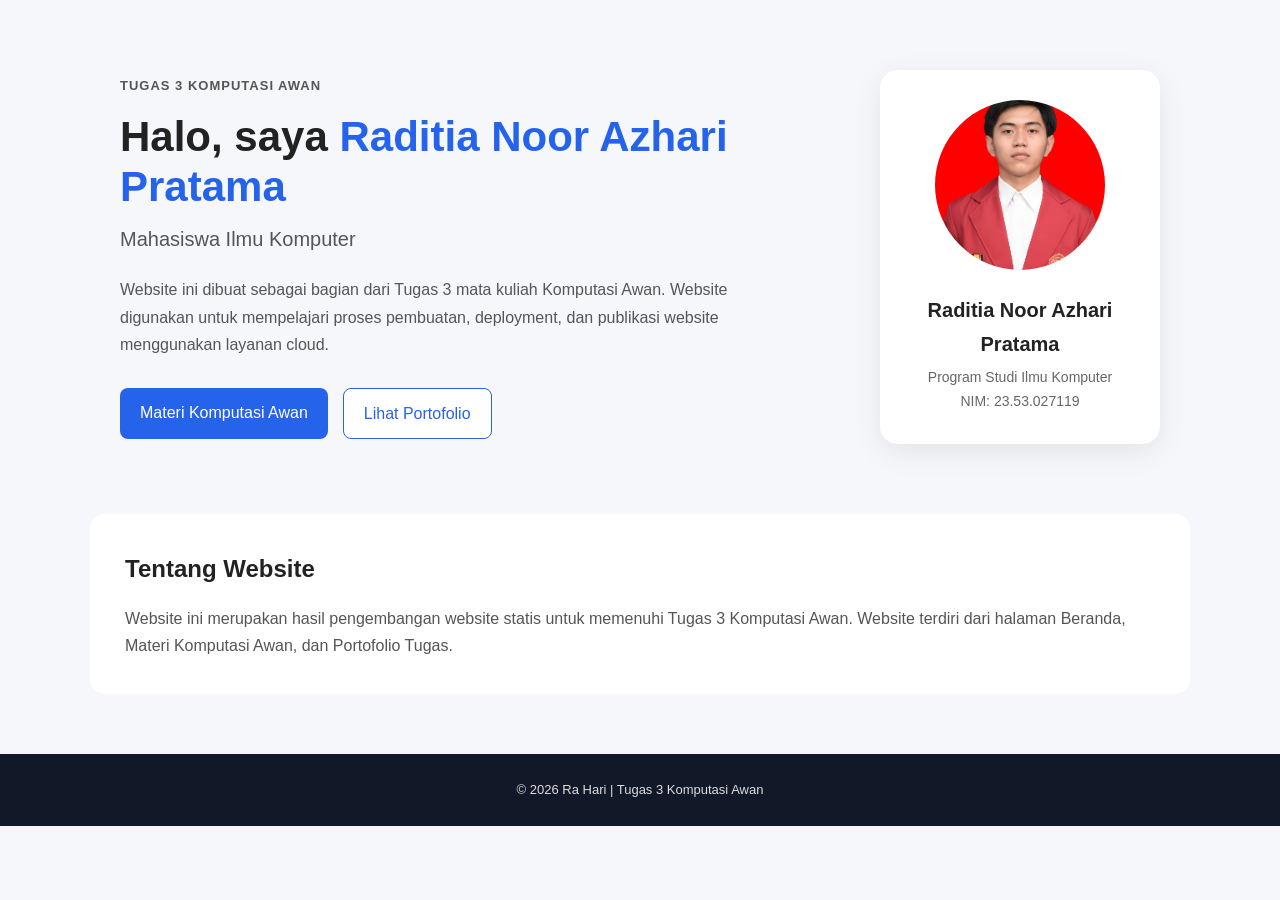
<file: index.html>
<!DOCTYPE html>
<html lang="id">
<head>
    <meta charset="UTF-8">
    <meta name="viewport" content="width=device-width, initial-scale=1.0">

    <title>Beranda | Ra Hari</title>

    <link rel="stylesheet" href="assets\images\css\style.css">
</head>

<body>



    <!-- Bagian utama -->
    <main>

        <section class="hero">

            <div class="hero-text">

                <p class="label">TUGAS 3 KOMPUTASI AWAN</p>

                <h1>Halo, saya <span>Raditia Noor Azhari Pratama</span></h1>

                <h2>Mahasiswa Ilmu Komputer</h2>

                <p>
                    Website ini dibuat sebagai bagian dari Tugas 3
                    mata kuliah Komputasi Awan. Website digunakan untuk
                    mempelajari proses pembuatan, deployment, dan
                    publikasi website menggunakan layanan cloud.
                </p>

                
                    </a><div class="button-group">
                    <a href="materi.html" class="button">
                        Materi Komputasi Awan

                    <a href="portofolio.html" class="button secondary">
                        Lihat Portofolio
                    </a>
                </div>

            </div>


            <div class="profile">
                <img src="assets/images/foto.jpg" alt="Foto Ra Hari">

                <h3>Raditia Noor Azhari Pratama</h3>

                <p>Program Studi Ilmu Komputer</p>

                <p>NIM: 23.53.027119</p>
            </div>

        </section>


        <!-- Informasi singkat -->
        <section class="about">

            <h2>Tentang Website</h2>

            <p>
                Website ini merupakan hasil pengembangan website statis
                untuk memenuhi Tugas 3 Komputasi Awan. Website terdiri
                dari halaman Beranda, Materi Komputasi Awan, dan
                Portofolio Tugas.
            </p>

        </section>

    </main>


    <!-- Footer -->
    <footer>
        <p>
            © 2026 Ra Hari | Tugas 3 Komputasi Awan
        </p>
    </footer>

</body>
</html>
</file>
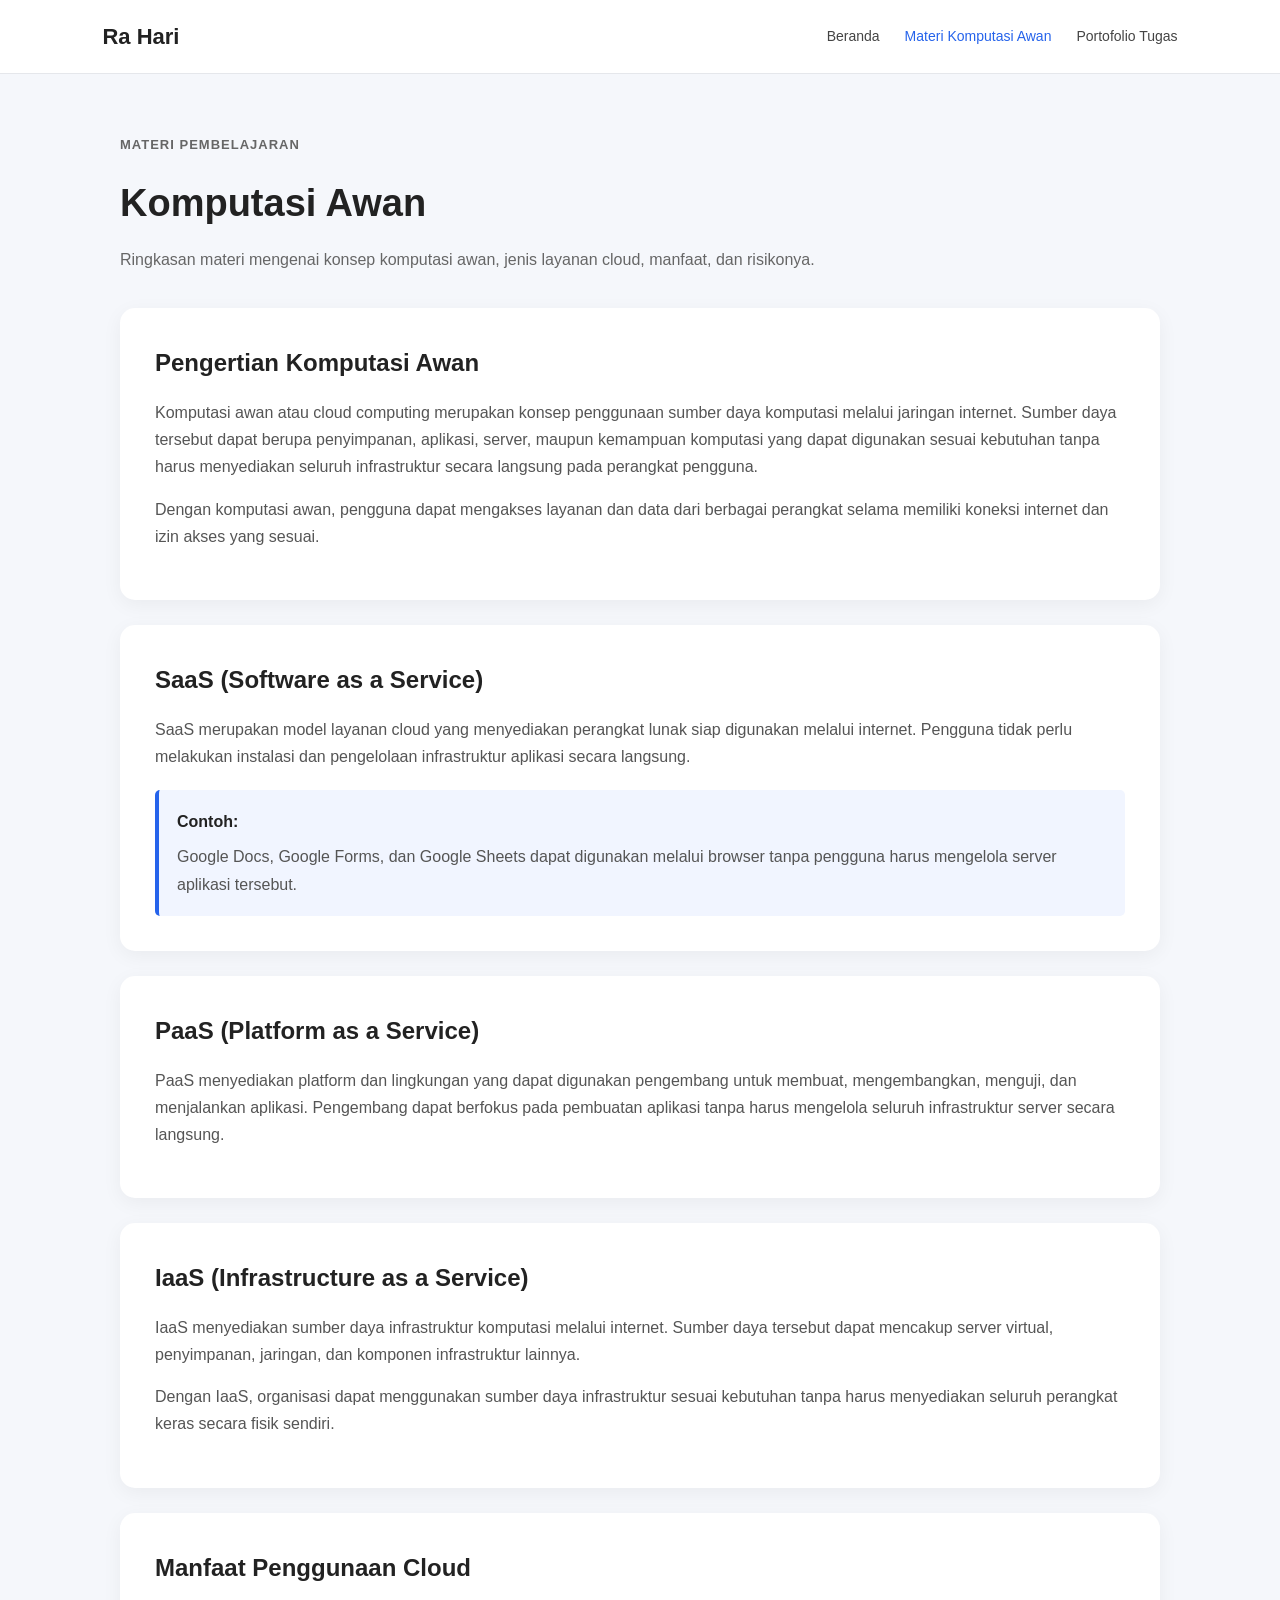
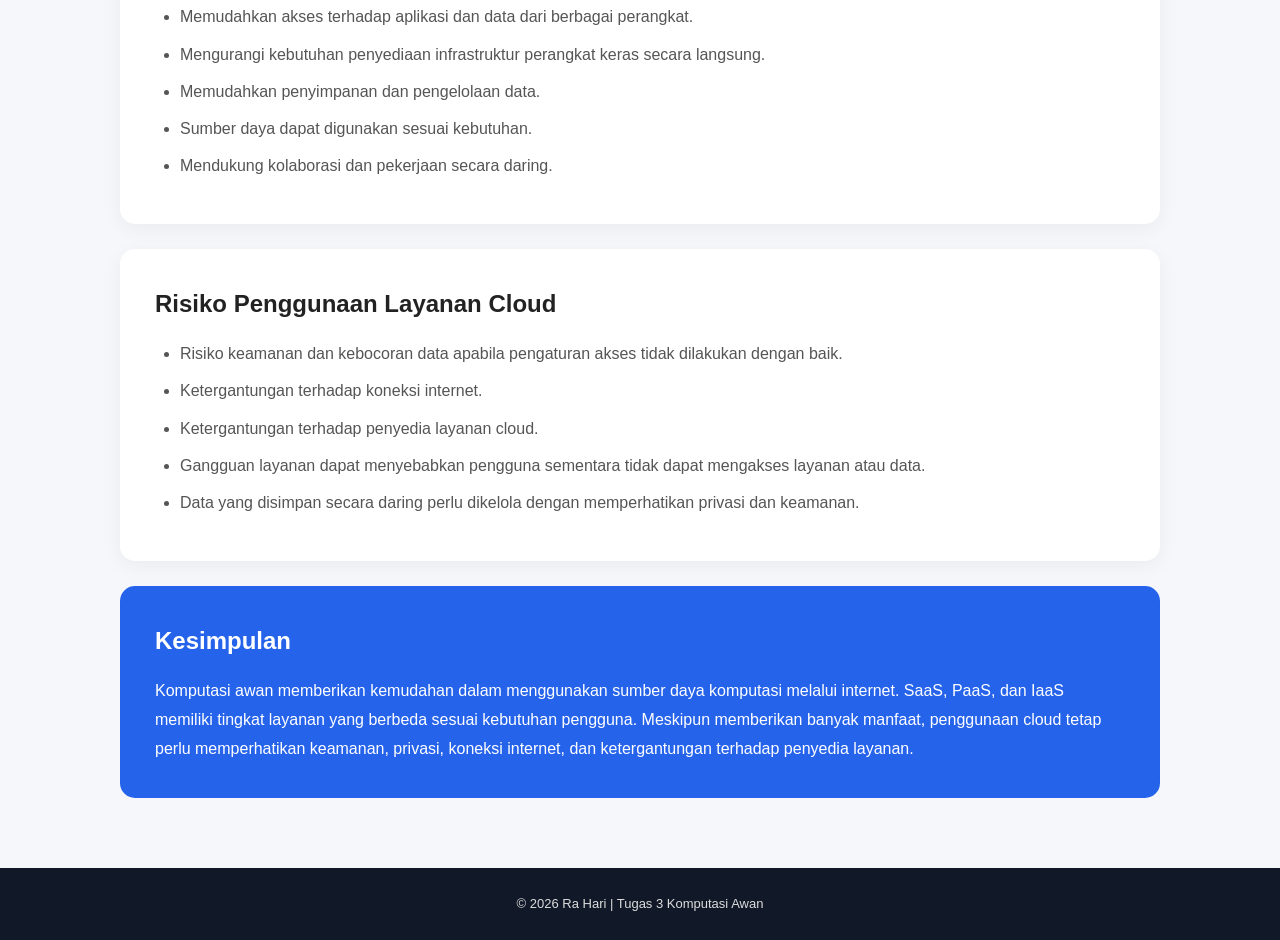
<file: materi.html>
<!DOCTYPE html>
<html lang="id">

<head>
    <meta charset="UTF-8">
    <meta name="viewport" content="width=device-width, initial-scale=1.0">

    <title>Materi Komputasi Awan | Raditia Azhari</title>

    <link rel="stylesheet" href="assets\images\css\style.css">
</head>

<body>

    <!-- Navigasi -->
    <nav class="navbar">

        <div class="logo">
            Ra Hari
        </div>

        <div class="nav-menu">
            <a href="index.html">
                Beranda
            </a>

            <a href="materi.html" class="active">
                Materi Komputasi Awan
            </a>

            <a href="portofolio.html">
                Portofolio Tugas
            </a>
        </div>

    </nav>


    <!-- Header halaman -->
    <section class="page-header">

        <div>
            <p class="label">
                MATERI PEMBELAJARAN
            </p>

            <h1>
                Komputasi Awan
            </h1>

            <p>
                Ringkasan materi mengenai konsep komputasi awan,
                jenis layanan cloud, manfaat, dan risikonya.
            </p>
        </div>

    </section>


    <!-- Isi materi -->
    <main class="content">

        <!-- Pengertian -->
        <section class="content-card">

            <h2>
                Pengertian Komputasi Awan
            </h2>

            <p>
                Komputasi awan atau cloud computing merupakan konsep
                penggunaan sumber daya komputasi melalui jaringan
                internet. Sumber daya tersebut dapat berupa penyimpanan,
                aplikasi, server, maupun kemampuan komputasi yang dapat
                digunakan sesuai kebutuhan tanpa harus menyediakan seluruh
                infrastruktur secara langsung pada perangkat pengguna.
            </p>

            <p>
                Dengan komputasi awan, pengguna dapat mengakses layanan
                dan data dari berbagai perangkat selama memiliki koneksi
                internet dan izin akses yang sesuai.
            </p>

        </section>


        <!-- SaaS -->
        <section class="content-card">

            <h2>
                SaaS (Software as a Service)
            </h2>

            <p>
                SaaS merupakan model layanan cloud yang menyediakan
                perangkat lunak siap digunakan melalui internet.
                Pengguna tidak perlu melakukan instalasi dan pengelolaan
                infrastruktur aplikasi secara langsung.
            </p>

            <div class="example-box">

                <strong>Contoh:</strong>

                <p>
                    Google Docs, Google Forms, dan Google Sheets dapat
                    digunakan melalui browser tanpa pengguna harus
                    mengelola server aplikasi tersebut.
                </p>

            </div>

        </section>


        <!-- PaaS -->
        <section class="content-card">

            <h2>
                PaaS (Platform as a Service)
            </h2>

            <p>
                PaaS menyediakan platform dan lingkungan yang dapat
                digunakan pengembang untuk membuat, mengembangkan,
                menguji, dan menjalankan aplikasi. Pengembang dapat
                berfokus pada pembuatan aplikasi tanpa harus mengelola
                seluruh infrastruktur server secara langsung.
            </p>

        </section>


        <!-- IaaS -->
        <section class="content-card">

            <h2>
                IaaS (Infrastructure as a Service)
            </h2>

            <p>
                IaaS menyediakan sumber daya infrastruktur komputasi
                melalui internet. Sumber daya tersebut dapat mencakup
                server virtual, penyimpanan, jaringan, dan komponen
                infrastruktur lainnya.
            </p>

            <p>
                Dengan IaaS, organisasi dapat menggunakan sumber daya
                infrastruktur sesuai kebutuhan tanpa harus menyediakan
                seluruh perangkat keras secara fisik sendiri.
            </p>

        </section>


        <!-- Manfaat -->
        <section class="content-card">

            <h2>
                Manfaat Penggunaan Cloud
            </h2>

            <ul>
                <li>
                    Memudahkan akses terhadap aplikasi dan data dari
                    berbagai perangkat.
                </li>

                <li>
                    Mengurangi kebutuhan penyediaan infrastruktur
                    perangkat keras secara langsung.
                </li>

                <li>
                    Memudahkan penyimpanan dan pengelolaan data.
                </li>

                <li>
                    Sumber daya dapat digunakan sesuai kebutuhan.
                </li>

                <li>
                    Mendukung kolaborasi dan pekerjaan secara daring.
                </li>
            </ul>

        </section>


        <!-- Risiko -->
        <section class="content-card">

            <h2>
                Risiko Penggunaan Layanan Cloud
            </h2>

            <ul>
                <li>
                    Risiko keamanan dan kebocoran data apabila
                    pengaturan akses tidak dilakukan dengan baik.
                </li>

                <li>
                    Ketergantungan terhadap koneksi internet.
                </li>

                <li>
                    Ketergantungan terhadap penyedia layanan cloud.
                </li>

                <li>
                    Gangguan layanan dapat menyebabkan pengguna
                    sementara tidak dapat mengakses layanan atau data.
                </li>

                <li>
                    Data yang disimpan secara daring perlu dikelola
                    dengan memperhatikan privasi dan keamanan.
                </li>
            </ul>

        </section>


        <!-- Ringkasan -->
        <section class="summary">

            <h2>
                Kesimpulan
            </h2>

            <p>
                Komputasi awan memberikan kemudahan dalam menggunakan
                sumber daya komputasi melalui internet. SaaS, PaaS,
                dan IaaS memiliki tingkat layanan yang berbeda sesuai
                kebutuhan pengguna. Meskipun memberikan banyak manfaat,
                penggunaan cloud tetap perlu memperhatikan keamanan,
                privasi, koneksi internet, dan ketergantungan terhadap
                penyedia layanan.
            </p>

        </section>

    </main>


    <!-- Footer -->
    <footer>

        <p>
            © 2026 Ra Hari | Tugas 3 Komputasi Awan
        </p>

    </footer>

</body>

</html>
</file>
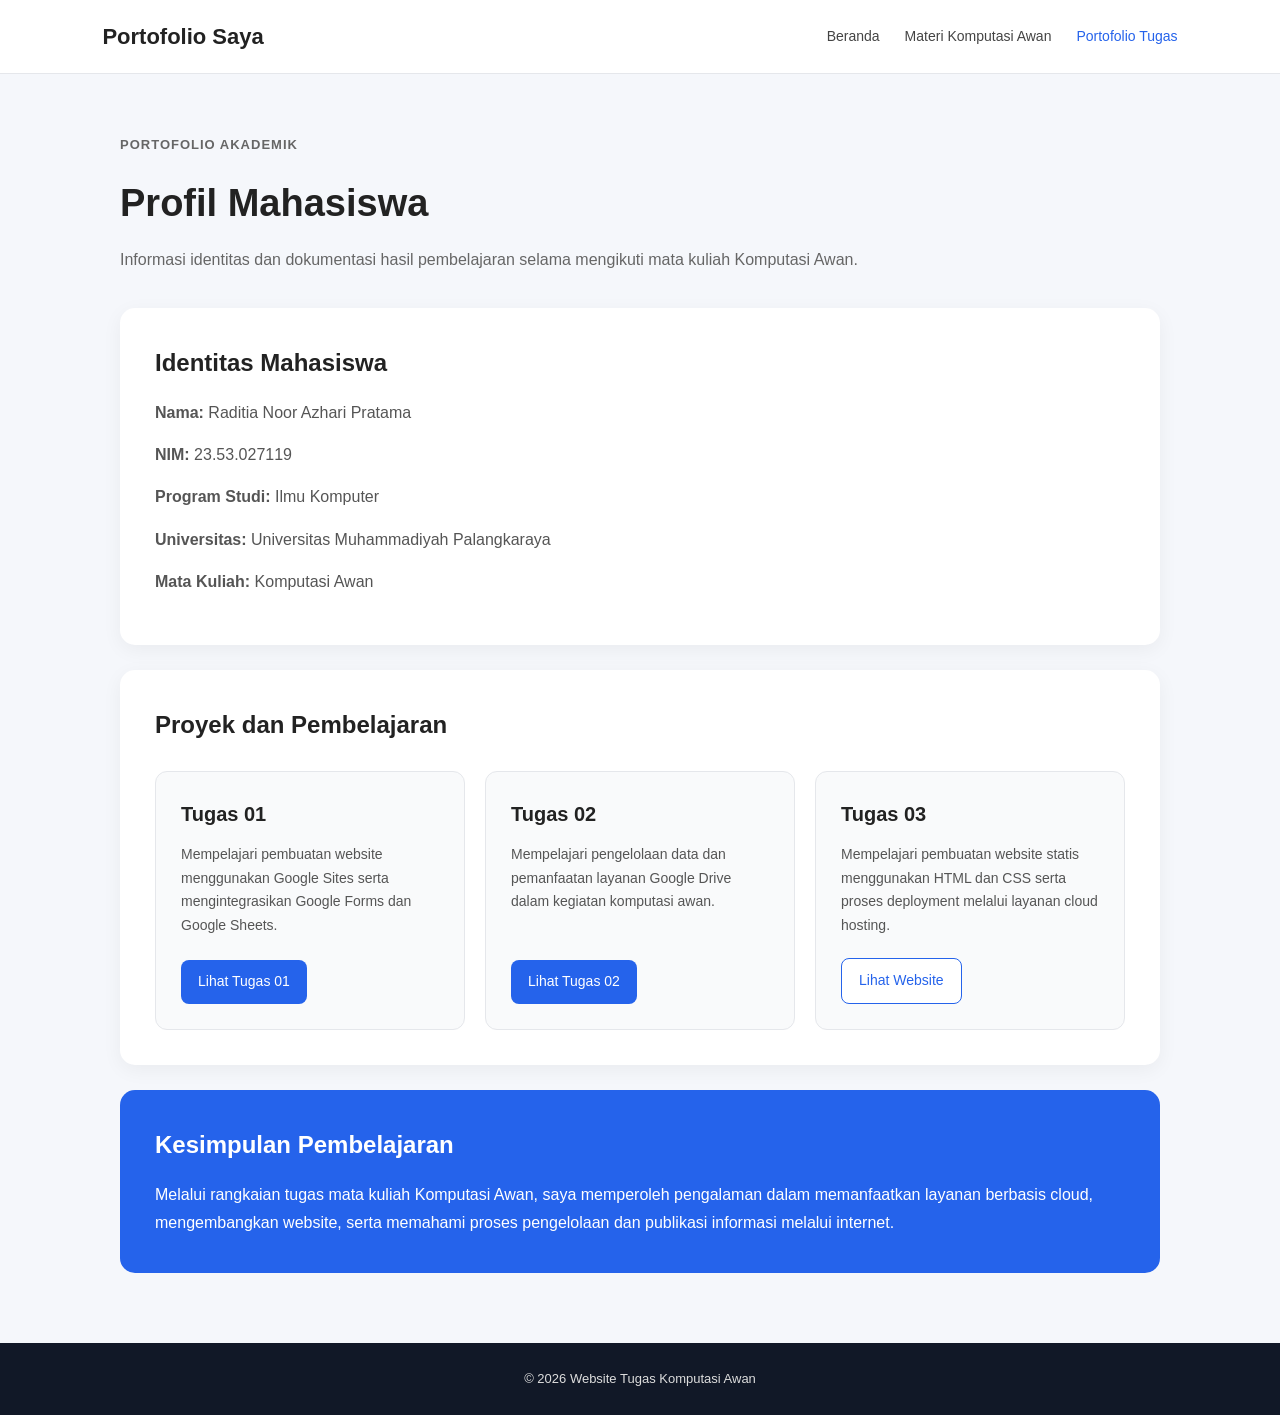
<file: portofolio.html>
<!DOCTYPE html>
<html lang="id">
<head>
    <meta charset="UTF-8">
    <meta name="viewport" content="width=device-width, initial-scale=1.0">

    <title>Portofolio - Website Komputasi Awan</title>

    <link rel="stylesheet" href="assets\images\css\style.css">
</head>

<body>

    <header>
        <!-- Navigasi -->
        <nav class="navbar">

            <div class="logo">
                Portofolio Saya
            </div>

            <div class="nav-menu">
                <a href="index.html">
                    Beranda
                </a>

                <a href="materi.html">
                    Materi Komputasi Awan
                </a>

                <a href="portofolio.html" class="active">
                    Portofolio Tugas
                </a>
            </div>

        </nav>
    </header>


    <main>

        <!-- Profil Mahasiswa -->
        <section class="page-header">

            <p class="label">PORTOFOLIO AKADEMIK</p>

            <h1>Profil Mahasiswa</h1>

            <p>
                Informasi identitas dan dokumentasi hasil
                pembelajaran selama mengikuti mata kuliah
                Komputasi Awan.
            </p>

        </section>


        <section class="content">

            <div class="content-card">

                <h2>Identitas Mahasiswa</h2>

                <p><strong>Nama:</strong> Raditia Noor Azhari Pratama</p>

                <p><strong>NIM:</strong> 23.53.027119</p>

                <p><strong>Program Studi:</strong> Ilmu Komputer</p>

                <p><strong>Universitas:</strong> Universitas Muhammadiyah Palangkaraya</p>

                <p><strong>Mata Kuliah:</strong> Komputasi Awan</p>

            </div>


            <!-- Proyek dan Pembelajaran -->
            <div class="content-card">

                <h2>Proyek dan Pembelajaran</h2>

                <div class="card-container">

                    <div class="card">

                        <h3>Tugas 01</h3>

                        <p>
                            Mempelajari pembuatan website menggunakan
                            Google Sites serta mengintegrasikan
                            Google Forms dan Google Sheets.
                        </p>

                        <a
                            href="https://drive.google.com/drive/folders/15ADmC6nt4SCHn2x2hY9GqqtXnUTtZJi_?usp=drive_link"
                            class="button"
                            target="_blank"
                            rel="noopener noreferrer">
                            Lihat Tugas 01
                        </a>

                    </div>


                    <div class="card">

                        <h3>Tugas 02</h3>

                        <p>
                            Mempelajari pengelolaan data dan
                            pemanfaatan layanan Google Drive
                            dalam kegiatan komputasi awan.
                        </p>

                        <a
                            href="https://drive.google.com/drive/folders/1tqEouTQiTOokcGTJWPCFXyOV-xhFVbw8?usp=drive_link"
                            class="button"
                            target="_blank"
                            rel="noopener noreferrer">
                            Lihat Tugas 02
                        </a>

                    </div>


                    <div class="card">

                        <h3>Tugas 03</h3>

                        <p>
                            Mempelajari pembuatan website statis
                            menggunakan HTML dan CSS serta
                            proses deployment melalui layanan
                            cloud hosting.
                        </p>

                        <a
                            href="index.html"
                            class="button secondary">
                            Lihat Website
                        </a>

                    </div>

                </div>

            </div>


            <!-- Penutup -->
            <div class="summary">

                <h2>Kesimpulan Pembelajaran</h2>

                <p>
                    Melalui rangkaian tugas mata kuliah Komputasi
                    Awan, saya memperoleh pengalaman dalam
                    memanfaatkan layanan berbasis cloud,
                    mengembangkan website, serta memahami
                    proses pengelolaan dan publikasi informasi
                    melalui internet.
                </p>

            </div>

        </section>

    </main>


    <!-- Footer -->
    <footer>

        <p>
            &copy; 2026 Website Tugas Komputasi Awan
        </p>

    </footer>

</body>
</html>
</file>
